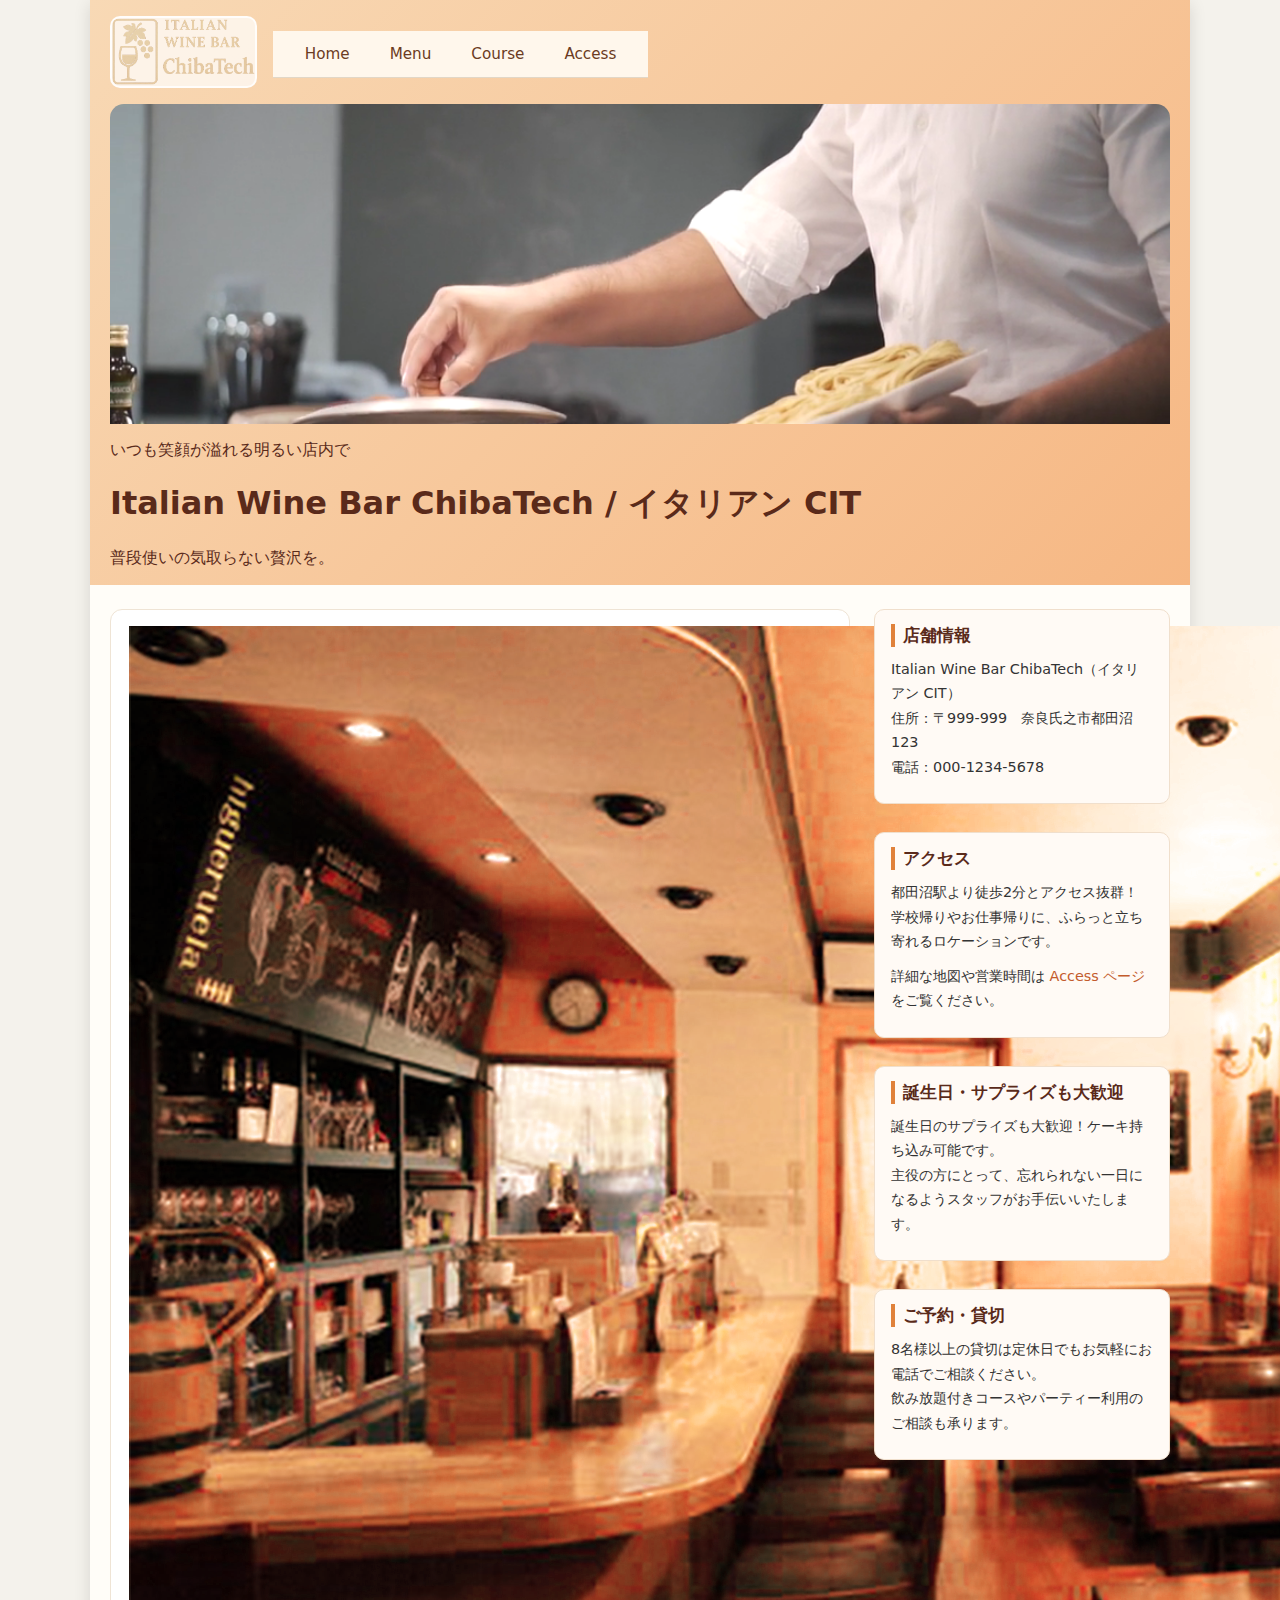
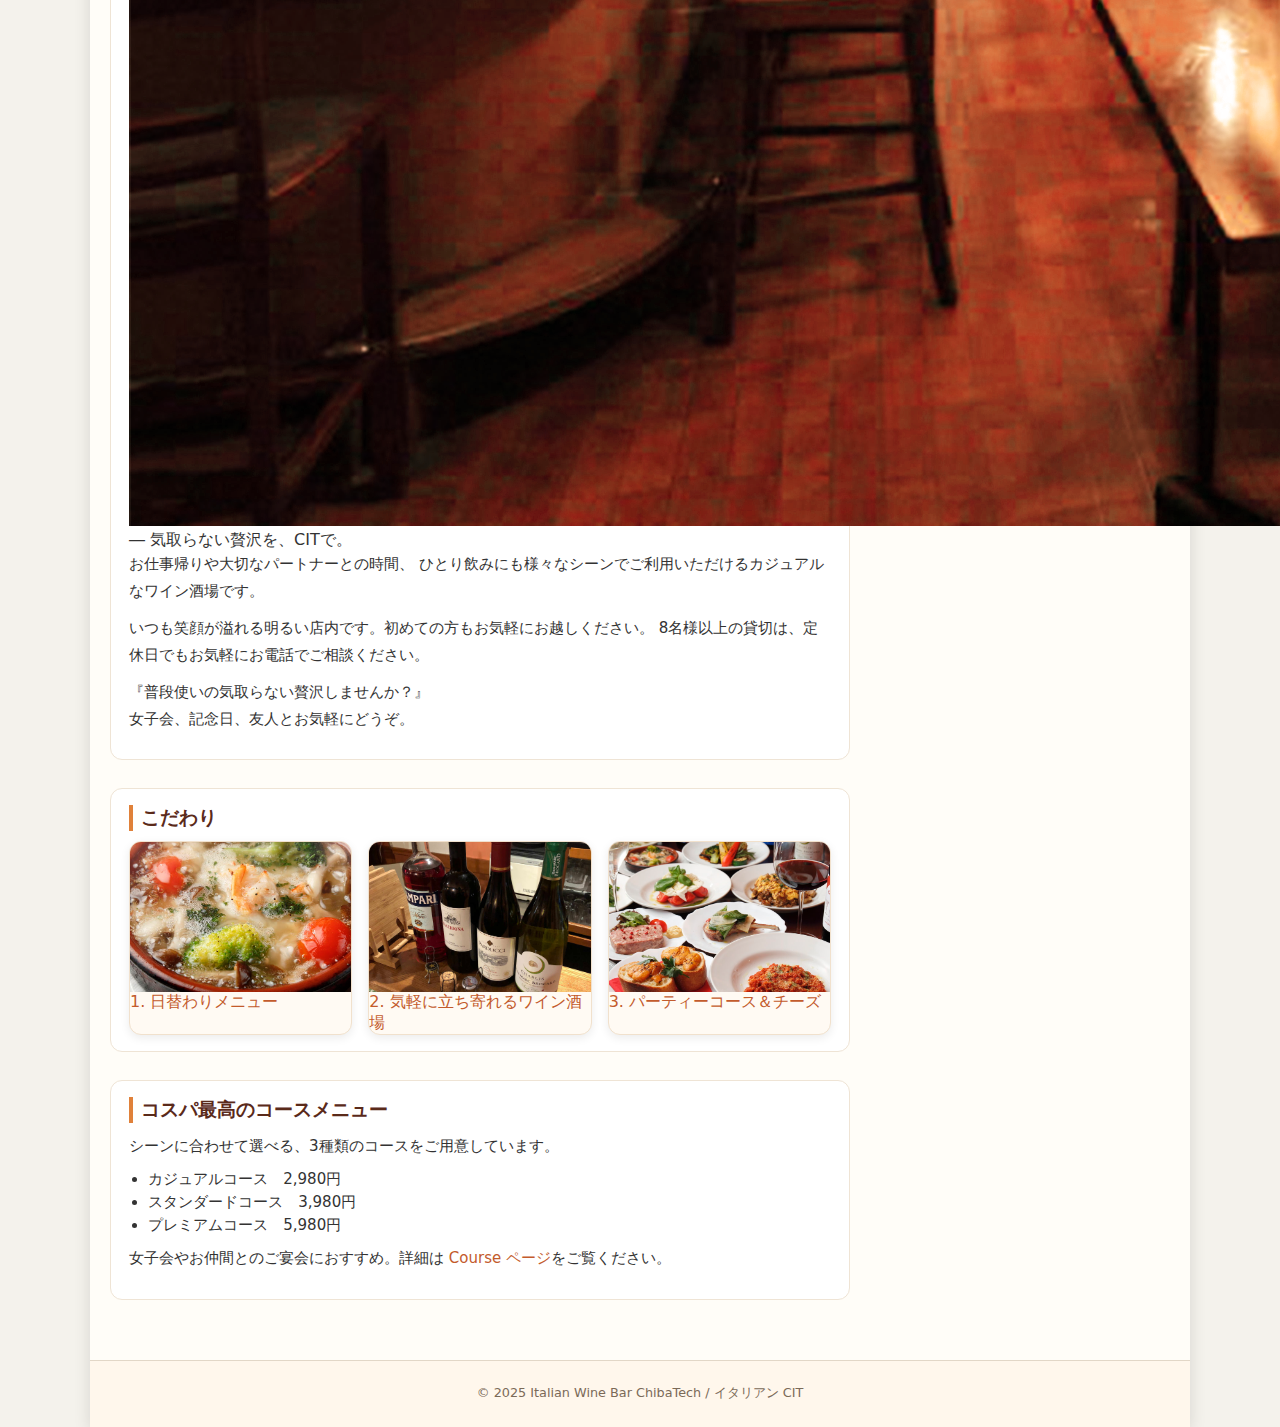
<file: index.html>
<!doctype html>
<html lang="ja">
<head>
  <meta charset="utf-8">
  <title>Italian Wine Bar ChibaTech（イタリアン CIT）</title>
  <meta name="viewport" content="width=device-width, initial-scale=1">
  <link rel="stylesheet" href="style.css">
</head>
<body>
  <div class="wrapper">

    <!-- ヘッダー -->
    <header class="site-header">
      <div class="logo-area">
        <a href="index.html">
            <img src="assets/logo/mainlogo.png" alt="ロゴ" class="logo">
        </a>
        <nav class="global-nav">
        <ul>
            <li><a href="index.html">Home</a></li>
            <li><a href="menu.html">Menu</a></li>
            <li><a href="course.html">Course</a></li>
            <li><a href="access.html">Access</a></li>
        </ul>
        </nav>
    </div>

      <!-- ヒーロー動画 -->
      <div class="hero-media">
        <video id="heroVideo" autoplay muted playsinline></video>
        <div class="hero-overlay">
            <p class="overlay-sub">いつも笑顔が溢れる明るい店内で</p>
            <h1 class="overlay-main">Italian Wine Bar ChibaTech / イタリアン CIT</h1>
            <p class="overlay-note">普段使いの気取らない贅沢を。</p>
        </div>
      </div>
    </header>

    <!-- メインコンテンツ（グリッドレイアウト想定） -->
    <main class="main-grid">
      <article class="main-content">

        <!-- コンセプト -->
        <section class="section" id="concept">
        <div class="concept-image">
            <img class="concept-image" src="assets/images/内装2-2.png" alt="店内の様子">
            <h class="concept-title"> ― 気取らない贅沢を、CITで。</h>
        </div>
          <p>
            お仕事帰りや大切なパートナーとの時間、
            ひとり飲みにも様々なシーンでご利用いただけるカジュアルなワイン酒場です。
          </p>
          <p>
            いつも笑顔が溢れる明るい店内です。初めての方もお気軽にお越しください。
            8名様以上の貸切は、定休日でもお気軽にお電話でご相談ください。
          </p>
          <p>
            『普段使いの気取らない贅沢しませんか？』<br>
            女子会、記念日、友人とお気軽にどうぞ。
          </p>
        </section>

        <!-- こだわり紹介 -->
        <section class="section" id="kodawari">
          <h2>こだわり</h2>

          <div class="card-grid kodawari-grid">

            <!-- 1. 日替わりメニュー → Menu -->
            <a class="card kodawari-card" href="menu.html">
              <img src="assets/images/絶品アヒージョ人気メニュ0.jpg" alt="日替わりメニューのイメージ">
              <div class="kodawari-label">1. 日替わりメニュー</div>
            </a>

            <!-- 2. 気軽に立ち寄れるワイン酒場 → Menu -->
            <a class="card kodawari-card" href="menu.html">
              <img src="assets/images/こだわり2または4.jpg" alt="ワインとアラカルトのイメージ">
              <div class="kodawari-label">2. 気軽に立ち寄れるワイン酒場</div>
            </a>

            <!-- 3. パーティーコース＆チーズ → Course -->
            <a class="card kodawari-card" href="course.html">
              <img src="assets/images/こだわり3コース料理.jpg" alt="コース料理のイメージ">
              <div class="kodawari-label">3. パーティーコース＆チーズ</div>
            </a>

          </div>
        </section>


        <!-- コースメニュー概要 -->
        <section class="section" id="course-summary">
          <h2>コスパ最高のコースメニュー</h2>
          <p>シーンに合わせて選べる、3種類のコースをご用意しています。</p>
          <ul>
            <li>カジュアルコース　2,980円</li>
            <li>スタンダードコース　3,980円</li>
            <li>プレミアムコース　5,980円</li>
          </ul>
          <p>
            女子会やお仲間とのご宴会におすすめ。詳細は
            <a href="course.html">Course ページ</a>をご覧ください。
          </p>
        </section>
      </article>

      <!-- サイドバー（店舗情報・アクセス） -->
      <aside class="sidebar">
        <section class="section side-box" id="shop-info">
          <h2>店舗情報</h2>
          <p>
            Italian Wine Bar ChibaTech（イタリアン CIT）<br>
            住所：〒999-999　奈良氏之市都田沼123<br>
            電話：000-1234-5678
          </p>
        </section>

        <section class="section side-box" id="access">
          <h2>アクセス</h2>
          <p>
            都田沼駅より徒歩2分とアクセス抜群！<br>
            学校帰りやお仕事帰りに、ふらっと立ち寄れるロケーションです。
          </p>
          <p>
            詳細な地図や営業時間は
            <a href="access.html">Access ページ</a>をご覧ください。
          </p>
        </section>

        <section class="section side-box" id="birthday">
          <h2>誕生日・サプライズも大歓迎</h2>
          <p>
            誕生日のサプライズも大歓迎！ケーキ持ち込み可能です。<br>
            主役の方にとって、忘れられない一日になるようスタッフがお手伝いいたします。
          </p>
        </section>

        <section class="section side-box" id="reservation">
          <h2>ご予約・貸切</h2>
          <p>
            8名様以上の貸切は定休日でもお気軽にお電話でご相談ください。<br>
            飲み放題付きコースやパーティー利用のご相談も承ります。
          </p>
        </section>
      </aside>
    </main>

    <!-- フッター -->
    <footer class="site-footer">
      <p>&copy; 2025 Italian Wine Bar ChibaTech / イタリアン CIT</p>
    </footer>

  </div>


  <script>
  const videos = [
    "assets/videos/パスタ.mp4",
    "assets/videos/ワイン.mp4"
  ];

  let current = 0;
  const video = document.getElementById("heroVideo");

  video.src = videos[current];
  video.load();
  video.play();

  video.addEventListener("ended", () => {
    current = (current + 1) % videos.length;
    video.src = videos[current];
    video.load();
    video.play();
  });
  </script>

</body>
</html>
</file>
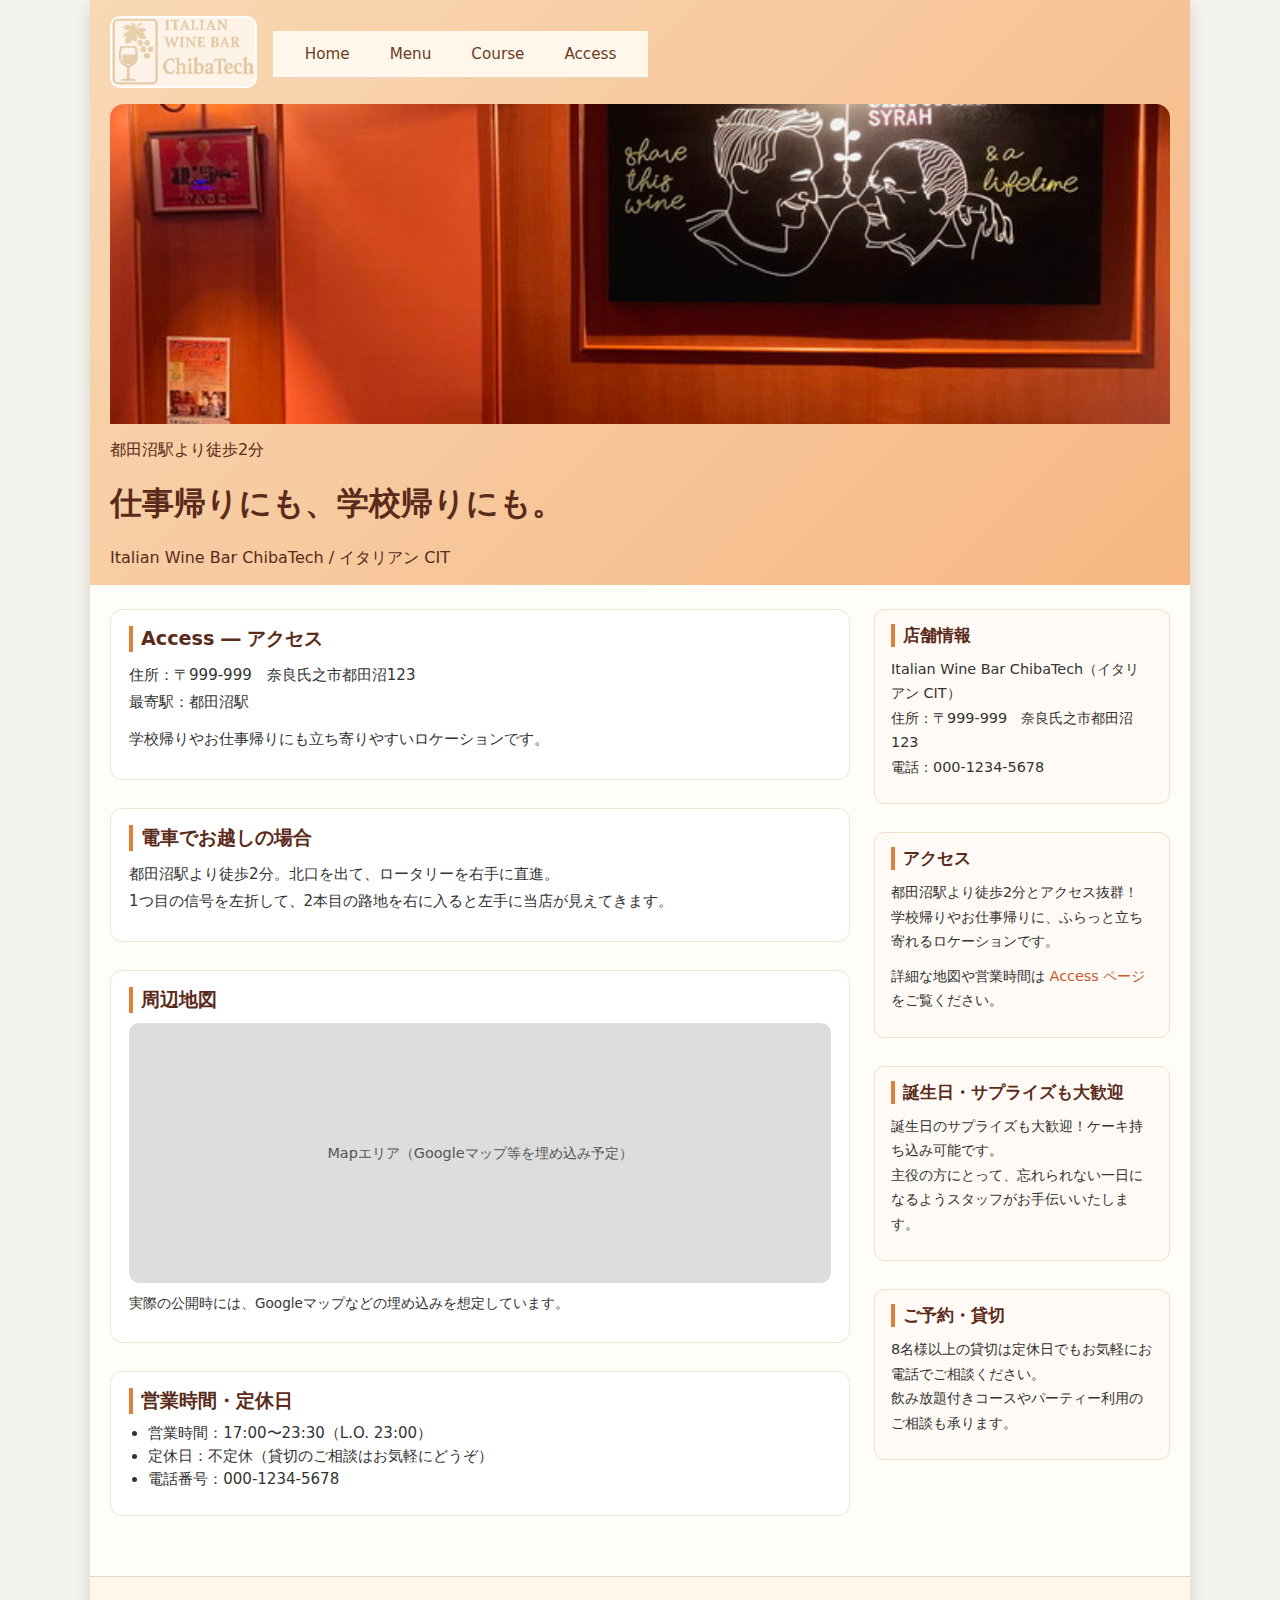
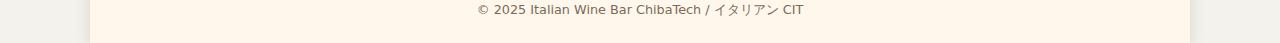
<file: access.html>
<!doctype html>
<html lang="ja">
<head>
  <meta charset="utf-8">
  <title>Access | Italian Wine Bar ChibaTech</title>
  <meta name="viewport" content="width=device-width, initial-scale=1">
  <link rel="stylesheet" href="style.css">
</head>
<body>
  <div class="wrapper">

    <!-- ヘッダー -->
    <header class="site-header">
      <div class="logo-area">
        <a href="index.html">
            <img src="assets/logo/mainlogo.png" alt="ロゴ" class="logo">
        </a>
        <nav class="global-nav">
          <ul>
            <li><a href="index.html">Home</a></li>
            <li><a href="menu.html">Menu</a></li>
            <li><a href="course.html">Course</a></li>
            <li><a href="access.html">Access</a></li>
          </ul>
        </nav>
      </div>

     <div class="hero-media">
        <img src="assets/images/内装1.jpg" alt="お店の外観イメージ">
        <div class="hero-overlay">
            <p class="overlay-sub">都田沼駅より徒歩2分</p>
            <h1 class="overlay-main">仕事帰りにも、学校帰りにも。</h1>
            <p class="overlay-note">Italian Wine Bar ChibaTech / イタリアン CIT</p>
        </div>
        </div>
    </header>

    <!-- メインコンテンツ -->
    <main class="main-grid">
      <article class="main-content">

        <!-- アクセス概要 -->
        <section class="section" id="access-intro">
          <h2>Access ― アクセス</h2>
          <p>
            住所：〒999-999　奈良氏之市都田沼123<br>
            最寄駅：都田沼駅
          </p>
          <p>
            学校帰りやお仕事帰りにも立ち寄りやすいロケーションです。
          </p>
        </section>

        <!-- 住所・行き方 -->
        <section class="section" id="by-train">
          <h2>電車でお越しの場合</h2>
          <p>
            都田沼駅より徒歩2分。北口を出て、ロータリーを右手に直進。<br>
            1つ目の信号を左折して、2本目の路地を右に入ると左手に当店が見えてきます。
          </p>
        </section>

        <!-- 地図エリア（ダミー） -->
        <section class="section" id="map">
          <h2>周辺地図</h2>
          <div style="
            width: 100%;
            height: 260px;
            border-radius: 10px;
            background: #ddd;
            display: flex;
            align-items: center;
            justify-content: center;
            font-size: 0.9rem;
            color: #555;
          ">
            Mapエリア（Googleマップ等を埋め込み予定）
          </div>
          <p style="font-size:0.85rem; margin-top:8px;">
            実際の公開時には、Googleマップなどの埋め込みを想定しています。
          </p>
        </section>

        <!-- 営業時間 -->
        <section class="section" id="hours">
          <h2>営業時間・定休日</h2>
          <ul>
            <li>営業時間：17:00〜23:30（L.O. 23:00）</li>
            <li>定休日：不定休（貸切のご相談はお気軽にどうぞ）</li>
            <li>電話番号：000-1234-5678</li>
          </ul>
        </section>

      </article>

      <!-- サイドバー -->
      <aside class="sidebar">
        <section class="section side-box" id="shop-info">
          <h2>店舗情報</h2>
          <p>
            Italian Wine Bar ChibaTech（イタリアン CIT）<br>
            住所：〒999-999　奈良氏之市都田沼123<br>
            電話：000-1234-5678
          </p>
        </section>

        <section class="section side-box" id="access">
          <h2>アクセス</h2>
          <p>
            都田沼駅より徒歩2分とアクセス抜群！<br>
            学校帰りやお仕事帰りに、ふらっと立ち寄れるロケーションです。
          </p>
          <p>
            詳細な地図や営業時間は
            <a href="access.html">Access ページ</a>をご覧ください。
          </p>
        </section>

        <section class="section side-box" id="birthday">
          <h2>誕生日・サプライズも大歓迎</h2>
          <p>
            誕生日のサプライズも大歓迎！ケーキ持ち込み可能です。<br>
            主役の方にとって、忘れられない一日になるようスタッフがお手伝いいたします。
          </p>
        </section>

        <section class="section side-box" id="reservation">
          <h2>ご予約・貸切</h2>
          <p>
            8名様以上の貸切は定休日でもお気軽にお電話でご相談ください。<br>
            飲み放題付きコースやパーティー利用のご相談も承ります。
          </p>
        </section>
      </aside>
    </main>

    <!-- フッター -->
    <footer class="site-footer">
      <p>&copy; 2025 Italian Wine Bar ChibaTech / イタリアン CIT</p>
    </footer>

  </div>

  <!-- ヒーロー動画切り替え -->
  <script>
    const videos = [
      "assets/videos/パスタ.mp4",
      "assets/videos/ワイン.mp4"
    ];

    let current = 0;
    const video = document.getElementById("heroVideo");

    video.src = videos[current];
    video.load();
    video.play();

    video.addEventListener("ended", () => {
      current = (current + 1) % videos.length;
      video.src = videos[current];
      video.load();
      video.play();
    });
  </script>
</body>
</html>
</file>
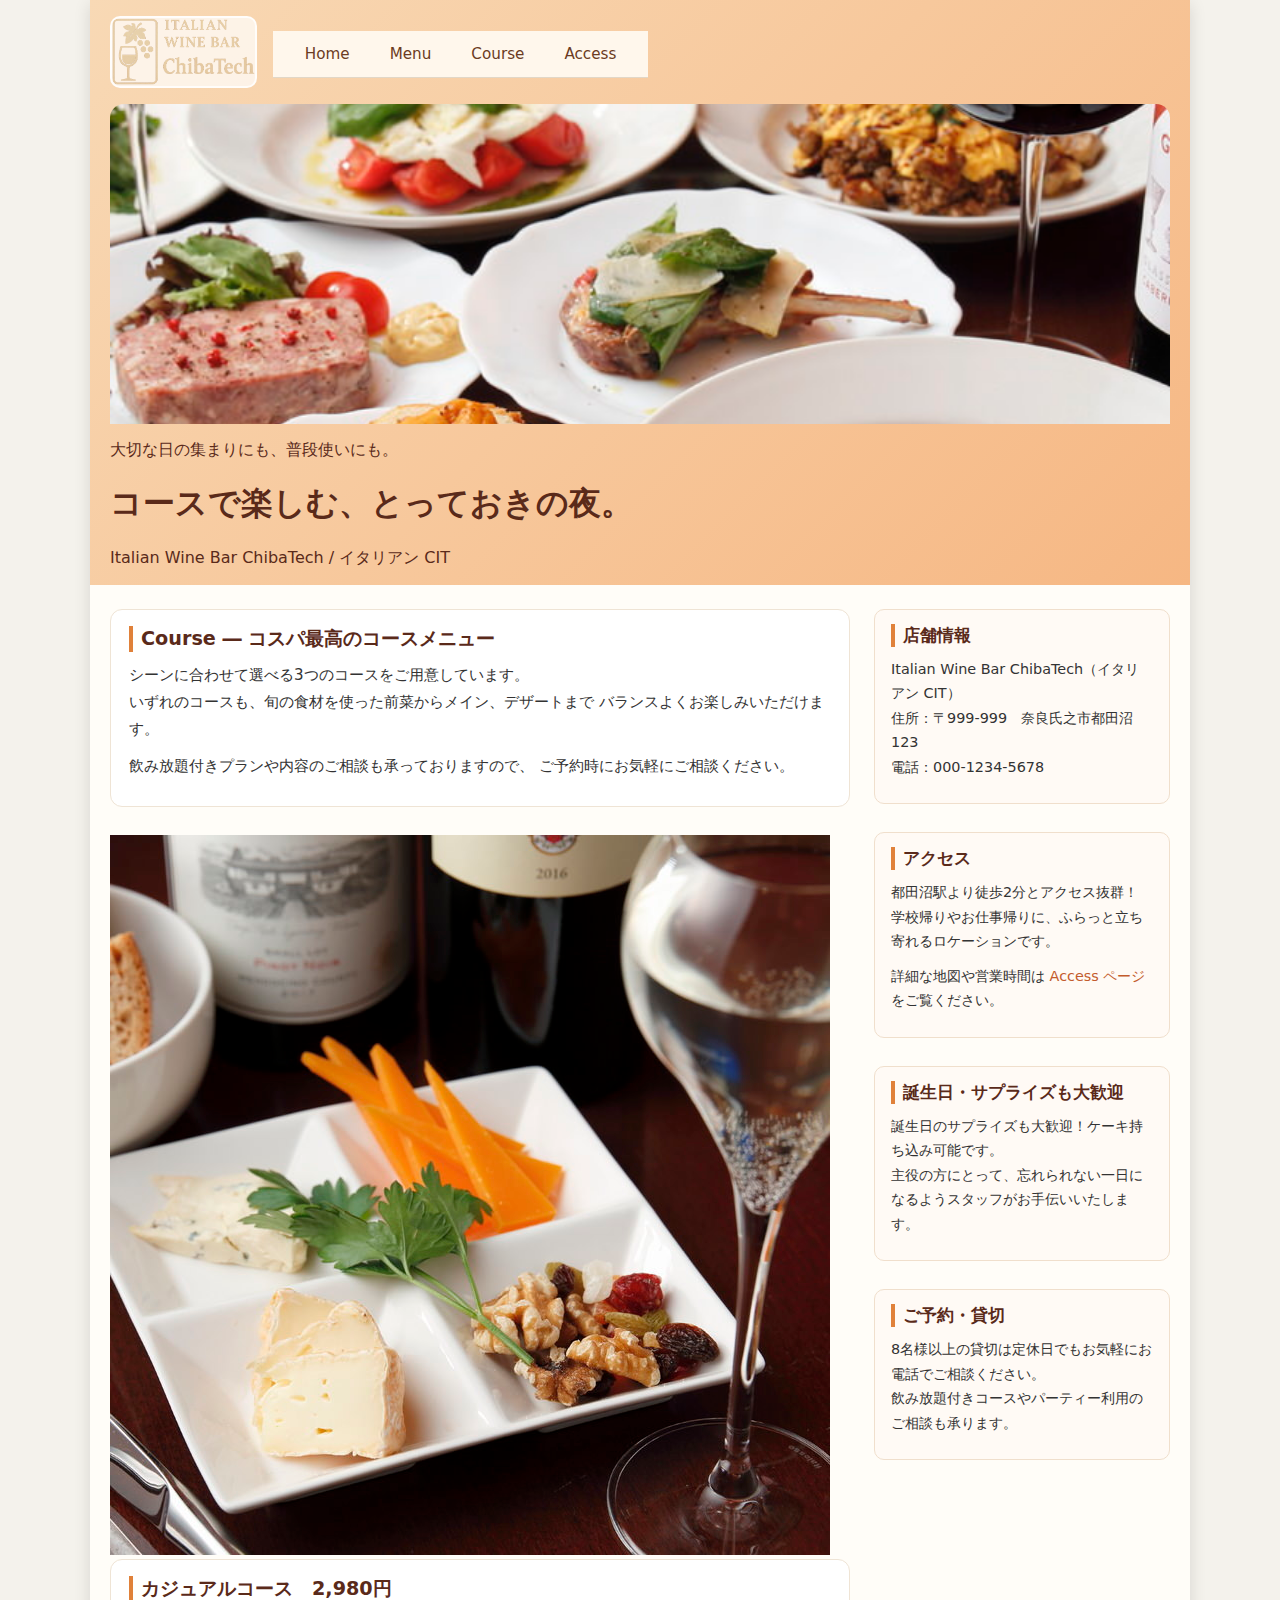
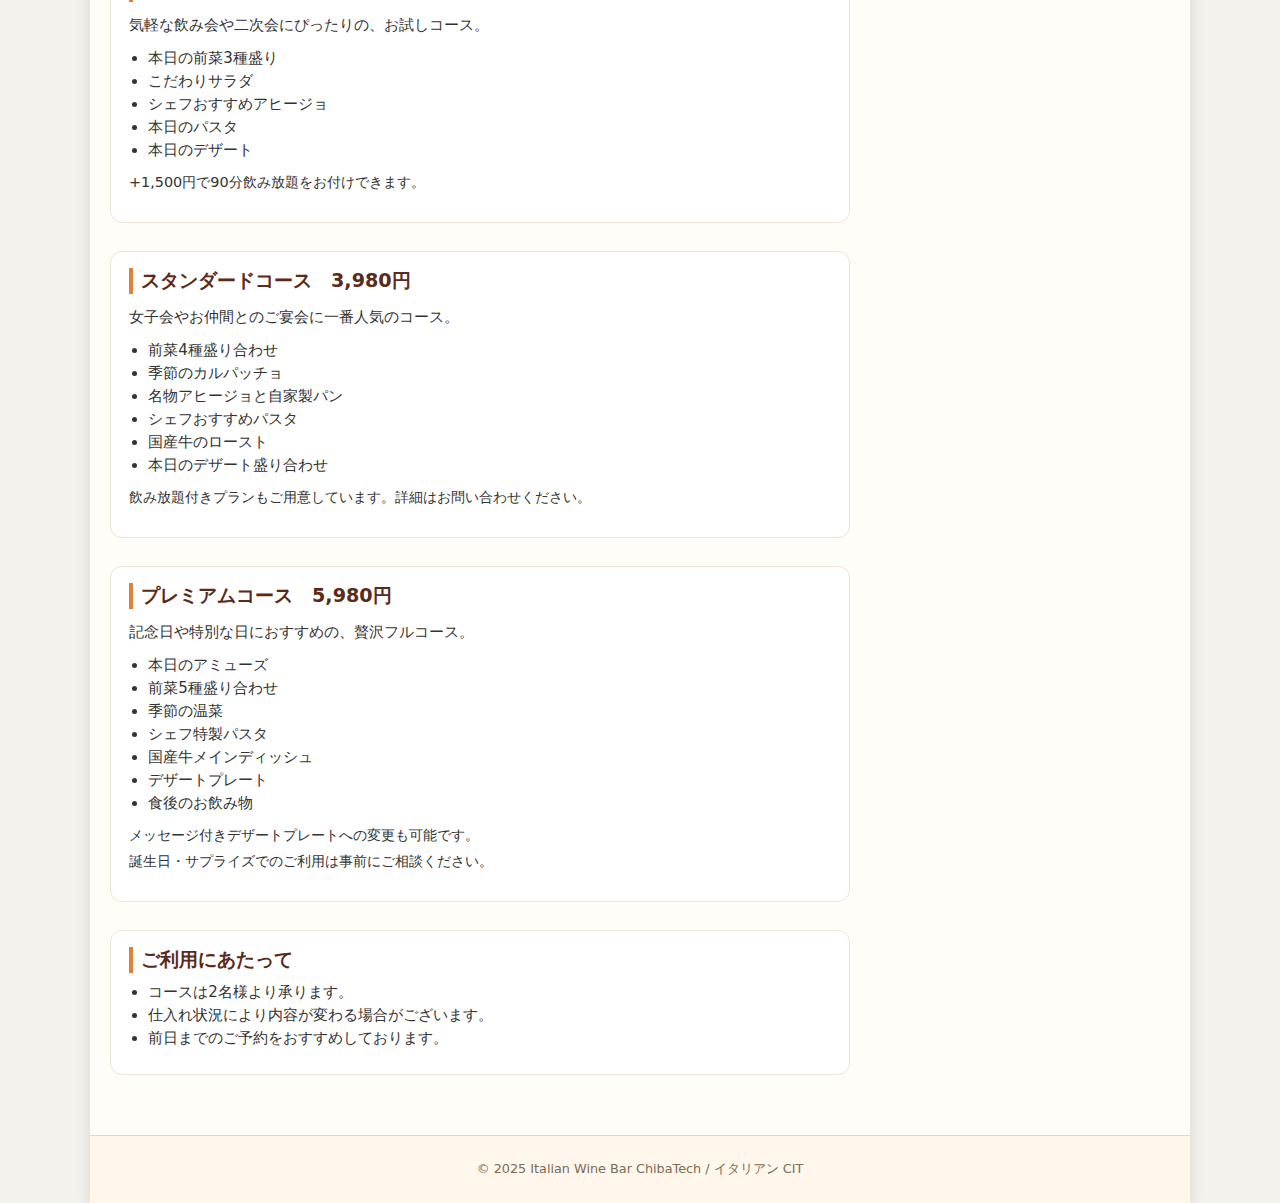
<file: course.html>
<!doctype html>
<html lang="ja">
<head>
  <meta charset="utf-8">
  <title>Course | Italian Wine Bar ChibaTech</title>
  <meta name="viewport" content="width=device-width, initial-scale=1">
  <link rel="stylesheet" href="style.css">
</head>
<body>
  <div class="wrapper">

    <!-- ヘッダー -->
    <header class="site-header">
      <div class="logo-area">
        <a href="index.html">
            <img src="assets/logo/mainlogo.png" alt="ロゴ" class="logo">
        </a>
        <nav class="global-nav">
          <ul>
            <li><a href="index.html">Home</a></li>
            <li><a href="menu.html">Menu</a></li>
            <li><a href="course.html">Course</a></li>
            <li><a href="access.html">Access</a></li>
          </ul>
        </nav>
      </div>

     <div class="hero-media">
        <img src="assets/images/こだわり3コース料理.jpg" alt="コース料理イメージ">
        <div class="hero-overlay">
            <p class="overlay-sub">大切な日の集まりにも、普段使いにも。</p>
            <h1 class="overlay-main">コースで楽しむ、とっておきの夜。</h1>
            <p class="overlay-note">Italian Wine Bar ChibaTech / イタリアン CIT</p>
        </div>
        </div>
    </header>

    <!-- メインコンテンツ -->
    <main class="main-grid">
      <article class="main-content">

        <!-- コース概要 -->
        <section class="section" id="course-intro">
          <h2>Course ― コスパ最高のコースメニュー</h2>
          <p>
            シーンに合わせて選べる3つのコースをご用意しています。<br>
            いずれのコースも、旬の食材を使った前菜からメイン、デザートまで
            バランスよくお楽しみいただけます。
          </p>
          <p>
            飲み放題付きプランや内容のご相談も承っておりますので、
            ご予約時にお気軽にご相談ください。
          </p>
        </section>

        <img class="concept-image" src="assets/images/こだわり5 (2).jpg" alt="店内の様子">

        <!-- 各コース詳細 -->
        <section class="section" id="casual-course">
          <h2>カジュアルコース　2,980円</h2>
          <p>気軽な飲み会や二次会にぴったりの、お試しコース。</p>
          <ul>
            <li>本日の前菜3種盛り</li>
            <li>こだわりサラダ</li>
            <li>シェフおすすめアヒージョ</li>
            <li>本日のパスタ</li>
            <li>本日のデザート</li>
          </ul>
          <p style="font-size:0.9rem;">
            +1,500円で90分飲み放題をお付けできます。
          </p>
        </section>

        <section class="section" id="standard-course">
          <h2>スタンダードコース　3,980円</h2>
          <p>女子会やお仲間とのご宴会に一番人気のコース。</p>
          <ul>
            <li>前菜4種盛り合わせ</li>
            <li>季節のカルパッチョ</li>
            <li>名物アヒージョと自家製パン</li>
            <li>シェフおすすめパスタ</li>
            <li>国産牛のロースト</li>
            <li>本日のデザート盛り合わせ</li>
          </ul>
          <p style="font-size:0.9rem;">
            飲み放題付きプランもご用意しています。詳細はお問い合わせください。
          </p>
        </section>

        <section class="section" id="premium-course">
          <h2>プレミアムコース　5,980円</h2>
          <p>記念日や特別な日におすすめの、贅沢フルコース。</p>
          <ul>
            <li>本日のアミューズ</li>
            <li>前菜5種盛り合わせ</li>
            <li>季節の温菜</li>
            <li>シェフ特製パスタ</li>
            <li>国産牛メインディッシュ</li>
            <li>デザートプレート</li>
            <li>食後のお飲み物</li>
          </ul>
          <p style="font-size:0.9rem;">
            メッセージ付きデザートプレートへの変更も可能です。<br>
            誕生日・サプライズでのご利用は事前にご相談ください。
          </p>
        </section>

        <!-- 注意書き -->
        <section class="section" id="course-notes">
          <h2>ご利用にあたって</h2>
          <ul>
            <li>コースは2名様より承ります。</li>
            <li>仕入れ状況により内容が変わる場合がございます。</li>
            <li>前日までのご予約をおすすめしております。</li>
          </ul>
        </section>

      </article>

      <!-- サイドバー -->
      <aside class="sidebar">
        <section class="section side-box" id="shop-info">
          <h2>店舗情報</h2>
          <p>
            Italian Wine Bar ChibaTech（イタリアン CIT）<br>
            住所：〒999-999　奈良氏之市都田沼123<br>
            電話：000-1234-5678
          </p>
        </section>

        <section class="section side-box" id="access">
          <h2>アクセス</h2>
          <p>
            都田沼駅より徒歩2分とアクセス抜群！<br>
            学校帰りやお仕事帰りに、ふらっと立ち寄れるロケーションです。
          </p>
          <p>
            詳細な地図や営業時間は
            <a href="access.html">Access ページ</a>をご覧ください。
          </p>
        </section>

        <section class="section side-box" id="birthday">
          <h2>誕生日・サプライズも大歓迎</h2>
          <p>
            誕生日のサプライズも大歓迎！ケーキ持ち込み可能です。<br>
            主役の方にとって、忘れられない一日になるようスタッフがお手伝いいたします。
          </p>
        </section>

        <section class="section side-box" id="reservation">
          <h2>ご予約・貸切</h2>
          <p>
            8名様以上の貸切は定休日でもお気軽にお電話でご相談ください。<br>
            飲み放題付きコースやパーティー利用のご相談も承ります。
          </p>
        </section>
      </aside>
    </main>

    <!-- フッター -->
    <footer class="site-footer">
      <p>&copy; 2025 Italian Wine Bar ChibaTech / イタリアン CIT</p>
    </footer>

  </div>
</body>
</html>
</file>
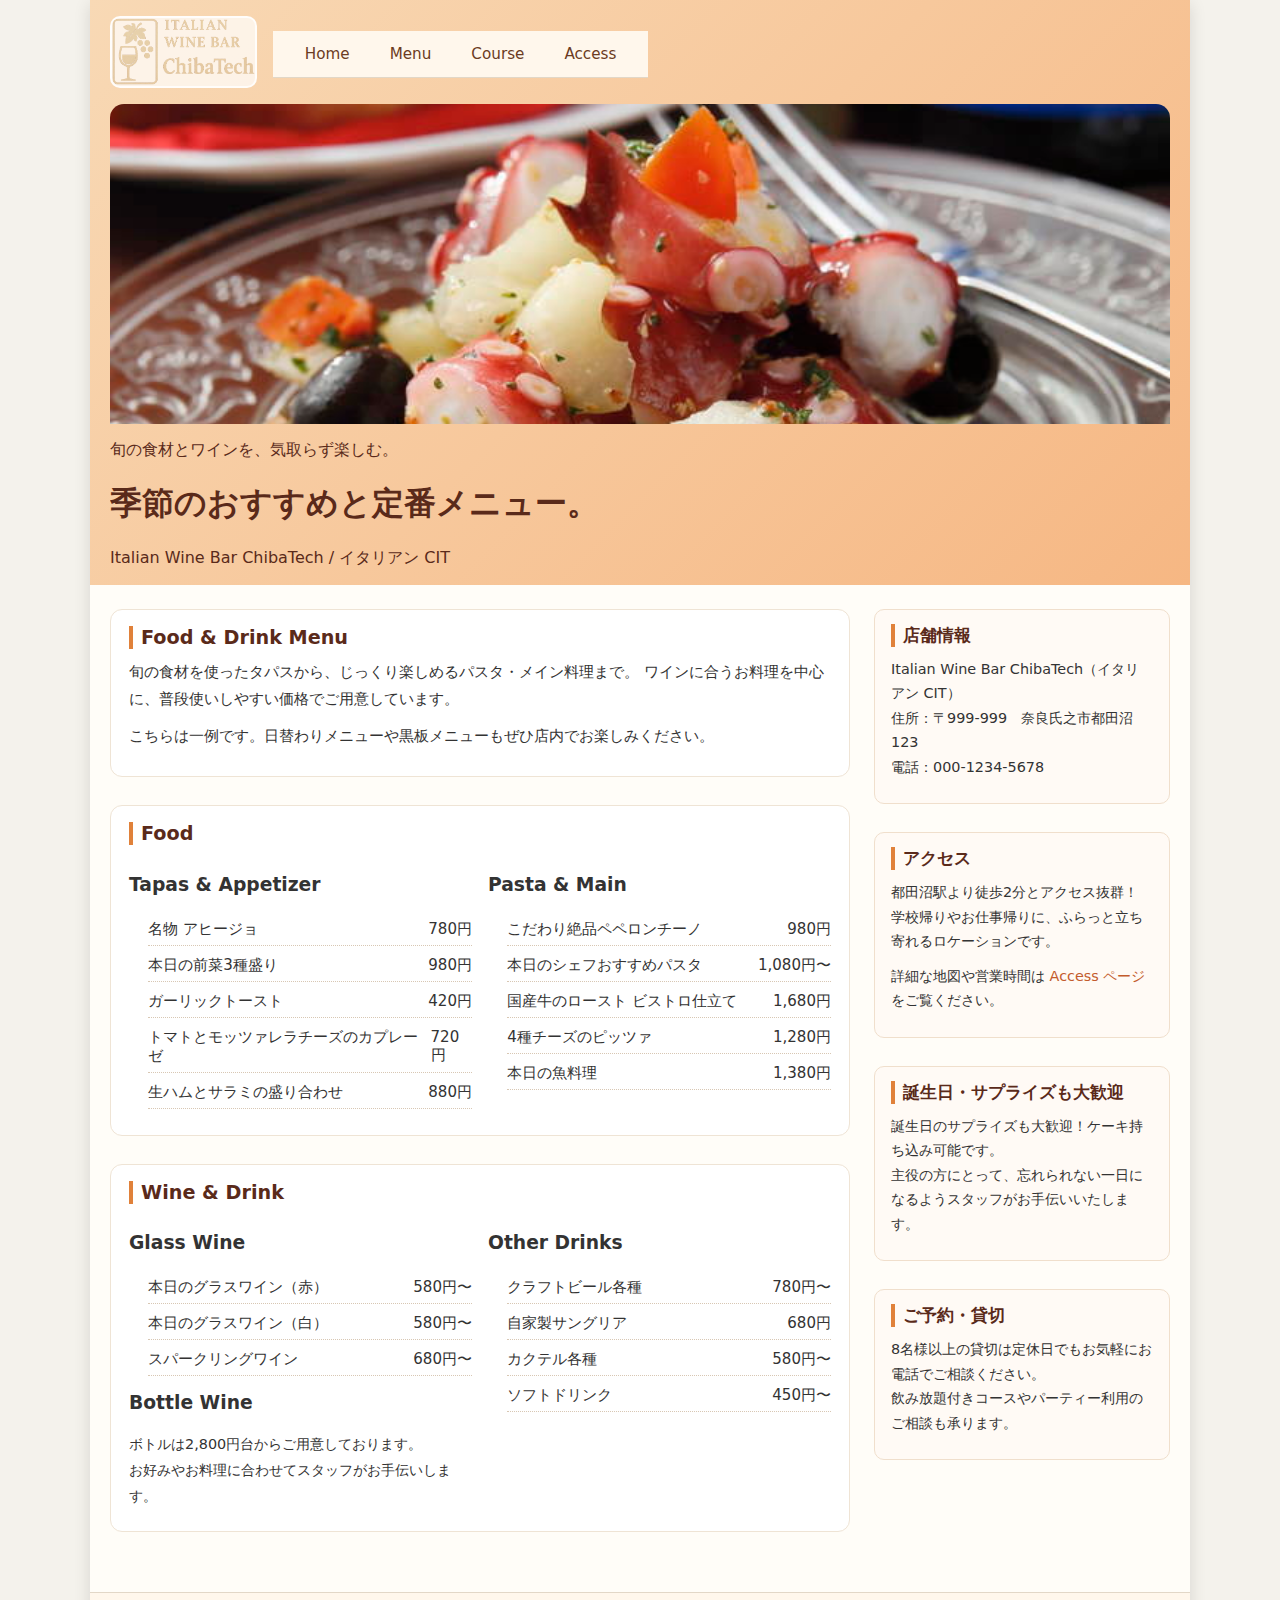
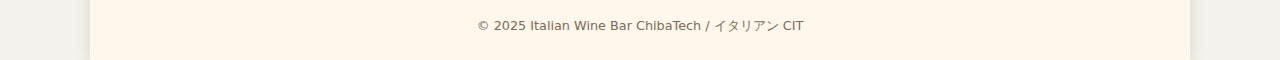
<file: menu.html>
<!doctype html>
<html lang="ja">
<head>
  <meta charset="utf-8">
  <title>Menu | Italian Wine Bar ChibaTech</title>
  <meta name="viewport" content="width=device-width, initial-scale=1">
  <link rel="stylesheet" href="style.css">
</head>
<body>
  <div class="wrapper">

    <!-- ヘッダー -->
    <header class="site-header">
      <div class="logo-area">
        <a href="index.html">
            <img src="assets/logo/mainlogo.png" alt="ロゴ" class="logo">
        </a>
        <nav class="global-nav">
          <ul>
            <li><a href="index.html">Home</a></li>
            <li><a href="menu.html">Menu</a></li>
            <li><a href="course.html">Course</a></li>
            <li><a href="access.html">Access</a></li>
          </ul>
        </nav>
      </div>

     <div class="hero-media">
        <img src="assets/images/こだわり2.jpg" alt="料理とワインのイメージ">
        <div class="hero-overlay">
            <p class="overlay-sub">旬の食材とワインを、気取らず楽しむ。</p>
            <h1 class="overlay-main">季節のおすすめと定番メニュー。</h1>
            <p class="overlay-note">Italian Wine Bar ChibaTech / イタリアン CIT</p>
        </div>
        </div>
    </header>

    <!-- メインコンテンツ -->
    <main class="main-grid">
      <article class="main-content">

        <!-- メニュー概要 -->
        <section class="section" id="menu-intro">
          <h2>Food &amp; Drink Menu</h2>
          <p>
            旬の食材を使ったタパスから、じっくり楽しめるパスタ・メイン料理まで。
            ワインに合うお料理を中心に、普段使いしやすい価格でご用意しています。
          </p>
          <p>
            こちらは一例です。日替わりメニューや黒板メニューもぜひ店内でお楽しみください。
          </p>
        </section>

        <!-- フードメニュー -->
        <section class="section" id="food-menu">
          <h2>Food</h2>

          <div class="two-column">
            <!-- タパス・前菜 -->
            <div>
              <h3>Tapas &amp; Appetizer</h3>
              <ul class="menu-list">
                <li><span>名物 アヒージョ</span><span class="price">780円</span></li>
                <li><span>本日の前菜3種盛り</span><span class="price">980円</span></li>
                <li><span>ガーリックトースト</span><span class="price">420円</span></li>
                <li><span>トマトとモッツァレラチーズのカプレーゼ</span><span class="price">720円</span></li>
                <li><span>生ハムとサラミの盛り合わせ</span><span class="price">880円</span></li>
              </ul>
            </div>

            <!-- パスタ・メイン -->
            <div>
              <h3>Pasta &amp; Main</h3>
              <ul class="menu-list">
                <li><span>こだわり絶品ペペロンチーノ</span><span class="price">980円</span></li>
                <li><span>本日のシェフおすすめパスタ</span><span class="price">1,080円〜</span></li>
                <li><span>国産牛のロースト ビストロ仕立て</span><span class="price">1,680円</span></li>
                <li><span>4種チーズのピッツァ</span><span class="price">1,280円</span></li>
                <li><span>本日の魚料理</span><span class="price">1,380円</span></li>
              </ul>
            </div>
          </div>
        </section>

        <!-- ドリンクメニュー -->
        <section class="section" id="drink-menu">
          <h2>Wine &amp; Drink</h2>

          <div class="two-column">
            <!-- ワイン -->
            <div>
              <h3>Glass Wine</h3>
              <ul class="menu-list">
                <li><span>本日のグラスワイン（赤）</span><span class="price">580円〜</span></li>
                <li><span>本日のグラスワイン（白）</span><span class="price">580円〜</span></li>
                <li><span>スパークリングワイン</span><span class="price">680円〜</span></li>
              </ul>

              <h3 style="margin-top:16px;">Bottle Wine</h3>
              <p style="font-size:0.9rem; margin-bottom:6px;">
                ボトルは2,800円台からご用意しております。<br>
                お好みやお料理に合わせてスタッフがお手伝いします。
              </p>
            </div>

            <!-- その他ドリンク -->
            <div>
              <h3>Other Drinks</h3>
              <ul class="menu-list">
                <li><span>クラフトビール各種</span><span class="price">780円〜</span></li>
                <li><span>自家製サングリア</span><span class="price">680円</span></li>
                <li><span>カクテル各種</span><span class="price">580円〜</span></li>
                <li><span>ソフトドリンク</span><span class="price">450円〜</span></li>
              </ul>
            </div>
          </div>
        </section>

      </article>

      <!-- サイドバー -->
      <aside class="sidebar">
        <section class="section side-box" id="shop-info">
          <h2>店舗情報</h2>
          <p>
            Italian Wine Bar ChibaTech（イタリアン CIT）<br>
            住所：〒999-999　奈良氏之市都田沼123<br>
            電話：000-1234-5678
          </p>
        </section>

        <section class="section side-box" id="access">
          <h2>アクセス</h2>
          <p>
            都田沼駅より徒歩2分とアクセス抜群！<br>
            学校帰りやお仕事帰りに、ふらっと立ち寄れるロケーションです。
          </p>
          <p>
            詳細な地図や営業時間は
            <a href="access.html">Access ページ</a>をご覧ください。
          </p>
        </section>

        <section class="section side-box" id="birthday">
          <h2>誕生日・サプライズも大歓迎</h2>
          <p>
            誕生日のサプライズも大歓迎！ケーキ持ち込み可能です。<br>
            主役の方にとって、忘れられない一日になるようスタッフがお手伝いいたします。
          </p>
        </section>

        <section class="section side-box" id="reservation">
          <h2>ご予約・貸切</h2>
          <p>
            8名様以上の貸切は定休日でもお気軽にお電話でご相談ください。<br>
            飲み放題付きコースやパーティー利用のご相談も承ります。
          </p>
        </section>
      </aside>
    </main>

    <!-- フッター -->
    <footer class="site-footer">
      <p>&copy; 2025 Italian Wine Bar ChibaTech / イタリアン CIT</p>
    </footer>

  </div>
</body>
</html>
</file>
<file: style.css>
/* =========================
   ベース設定
   ========================= */
* {
  box-sizing: border-box;
}

body {
  margin: 0;
  font-family: "Yu Gothic", system-ui, -apple-system, BlinkMacSystemFont,
    "Segoe UI", sans-serif;
  background: #f4f2ec;              /* 明るいベージュ系背景 */
  color: #333333;
}

a {
  color: #c35b2c;                   /* 温かみのあるオレンジ */
  text-decoration: none;
}

a:hover {
  text-decoration: underline;
}

/* ページ全体の枠 */
.wrapper {
  max-width: 1100px;
  margin: 0 auto;
  background: #ffffff;
  min-height: 100vh;
  display: flex;
  flex-direction: column;
  box-shadow: 0 4px 16px rgba(0, 0, 0, 0.12);
}

/* =========================
   ヘッダー
   ========================= */
.site-header {
  padding: 16px 20px 0;
  background: linear-gradient(135deg, #f8d9b5, #f6b783);
  color: #5a2a1a;
}

/* ロゴ＋タイトル */
.logo-area {
  display: flex;
  align-items: center;
  gap: 16px;
}

.logo {
  height: 72px;
  width: auto;
  border-radius: 10px;
  border: 2px solid rgba(255, 255, 255, 0.8);
  background: rgba(255, 255, 255, 0.7);
}

.site-title h1 {
  margin: 0;
  font-size: 1.8rem;
}

.sub-title {
  margin: 2px 0;
  font-size: 0.95rem;
  opacity: 0.9;
}

.catchcopy {
  margin: 4px 0 0;
  font-size: 0.9rem;
}

/* ヒーロー動画／画像 */
.hero-media {
  margin-top: 12px;
  border-radius: 14px 14px 0 0;
  overflow: hidden;
}

.hero-media video,
.hero-media img {
  width: 100%;
  display: block;
  max-height: 320px;
  object-fit: cover;
}

/* =========================
   グローバルナビ
   ========================= */
.global-nav {
  background: #fff7ec;
  border-bottom: 1px solid #e2d7c7;
}

.global-nav ul {
  margin: 0;
  padding: 8px 20px;
  list-style: none;
  display: flex;
  gap: 16px;
  flex-wrap: wrap;
}

.global-nav a {
  color: #6b3b22;
  padding: 6px 12px;
  border-radius: 999px;
  font-size: 0.95rem;
  display: inline-block;
  background: transparent;
}

.global-nav a:hover {
  background: #f4d4b2;
}

/* =========================
   メインレイアウト（グリッド）
   ========================= */
.main-grid {
  display: grid;
  grid-template-columns: 3fr 1.2fr; /* main : sidebar */
  gap: 24px;
  padding: 24px 20px 32px;
  flex: 1;
  background: #fffdf8;
}

.main-content {
  min-width: 0;
}

.sidebar {
  min-width: 0;
}

/* =========================
   セクション共通
   ========================= */
.section {
  margin-bottom: 28px;
  background: #ffffff;
  border-radius: 12px;
  padding: 16px 18px;
  border: 1px solid #efe4d5;
}

.section h2 {
  margin-top: 0;
  margin-bottom: 10px;
  font-size: 1.2rem;
  border-left: 4px solid #e0813a;
  padding-left: 8px;
  color: #5a2a1a;
}

.section p {
  margin: 0 0 10px;
  line-height: 1.8;
  font-size: 0.94rem;
}

/* 箇条書き（コース概要など） */
.section ul {
  margin: 0 0 10px 1.2em;
  padding: 0;
}

.section li {
  margin-bottom: 4px;
  font-size: 0.94rem;
}

/* =========================
   こだわりカード（カードグリッド）
   ========================= */
.card-grid {
  display: grid;
  grid-template-columns: repeat(auto-fit, minmax(220px, 1fr));
  gap: 16px;
  margin-top: 8px;
}

.card {
  background: #fffaf3;
  border-radius: 12px;
  overflow: hidden;
  box-shadow: 0 3px 10px rgba(0, 0, 0, 0.08);
  border: 1px solid #f1e1cd;
}

.card img {
  width: 100%;
  display: block;
  height: 150px;
  object-fit: cover;
}

.card h3 {
  margin: 10px 12px 4px;
  font-size: 1rem;
  color: #5a2a1a;
}

.card p {
  margin: 0 12px 12px;
  font-size: 0.88rem;
  line-height: 1.7;
}

/* =========================
   サイドバー
   ========================= */
.side-box {
  background: #fffaf5;
  border-radius: 10px;
  padding: 14px 16px;
  border: 1px solid #f0dfcc;
}

.side-box h2 {
  font-size: 1.05rem;
  color: #5a2a1a;
}

.side-box p {
  font-size: 0.9rem;
  line-height: 1.7;
}

/* =========================
   フッター
   ========================= */
.site-footer {
  background: #fff7ec;
  color: #7b6a58;
  text-align: center;
  padding: 12px;
  font-size: 0.8rem;
  border-top: 1px solid #e2d7c7;
}

/* =========================
   汎用クラス（menu, course, access でも使用）
   ========================= */

/* 2カラムレイアウト用（メニュー表など） */
.two-column {
  display: grid;
  grid-template-columns: 1fr 1fr;
  gap: 16px;
}

/* シンプルなテーブル風リスト */
.menu-list {
  list-style: none;
  margin: 0;
  padding: 0;
}

.menu-list li {
  display: flex;
  justify-content: space-between;
  border-bottom: 1px dotted #d8c7b3;
  padding: 6px 0;
  font-size: 0.94rem;
}

.menu-list span.price {
  margin-left: 12px;
}

/* タグ風の小ラベル（例：おすすめ・女子会向けなど） */
.badge {
  display: inline-block;
  padding: 2px 8px;
  border-radius: 999px;
  font-size: 0.75rem;
  background: #f1a45d;
  color: #5a2a1a;
}

/* =========================
   レスポンシブ対応
   ========================= */
@media (max-width: 900px) {
  .main-grid {
    grid-template-columns: 2.2fr 1.3fr;
  }
}

@media (max-width: 768px) {
  .wrapper {
    border-radius: 0;
  }

  .logo-area {
    flex-direction: column;
    align-items: flex-start;
  }

  .main-grid {
    grid-template-columns: 1fr;
    padding: 18px 14px 24px;
  }

  .section {
    padding: 14px;
  }

  .global-nav ul {
    padding-inline: 14px;
    gap: 10px;
  }
}

@media (max-width: 480px) {
  .site-title h1 {
    font-size: 1.4rem;
  }

  .hero-media video,
  .hero-media img {
    max-height: 240px;
  }

  .global-nav ul {
    flex-direction: column;
  }

  .global-nav a {
    width: 100%;
  }
}
</file>
